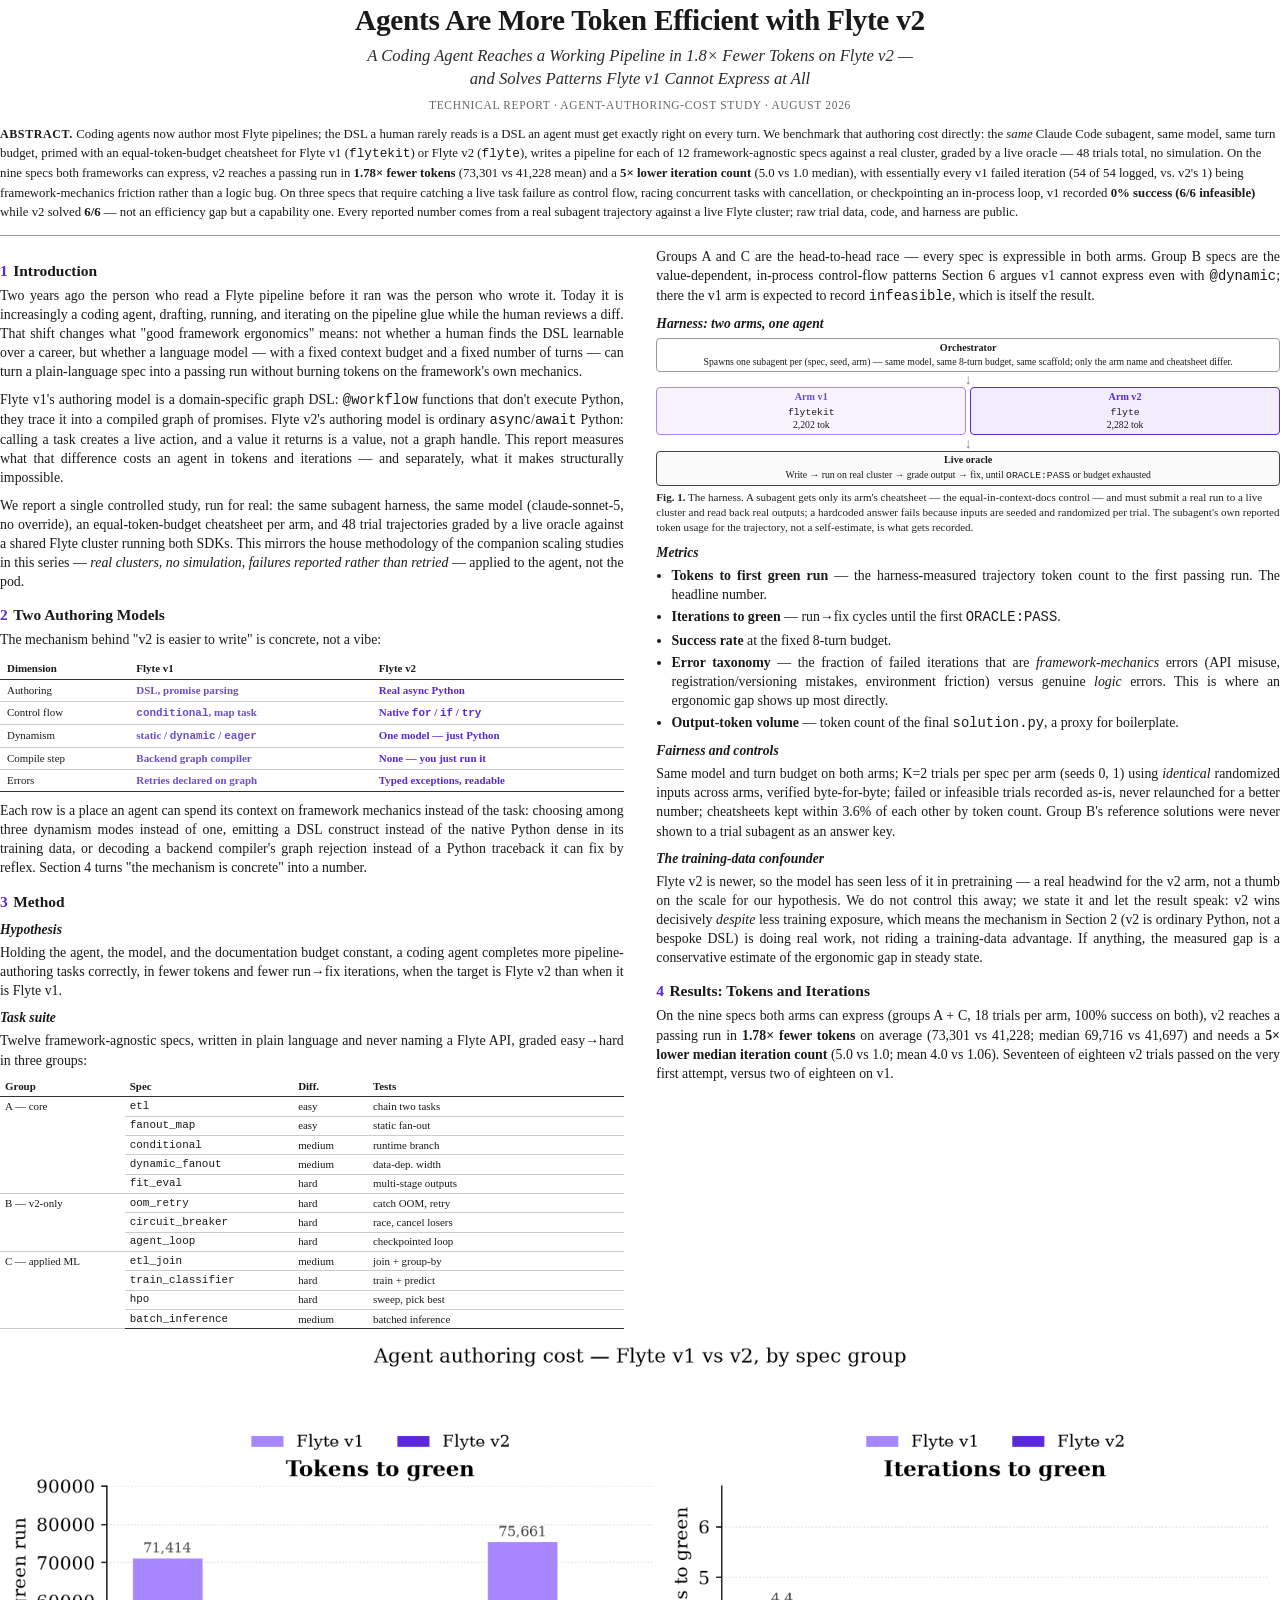
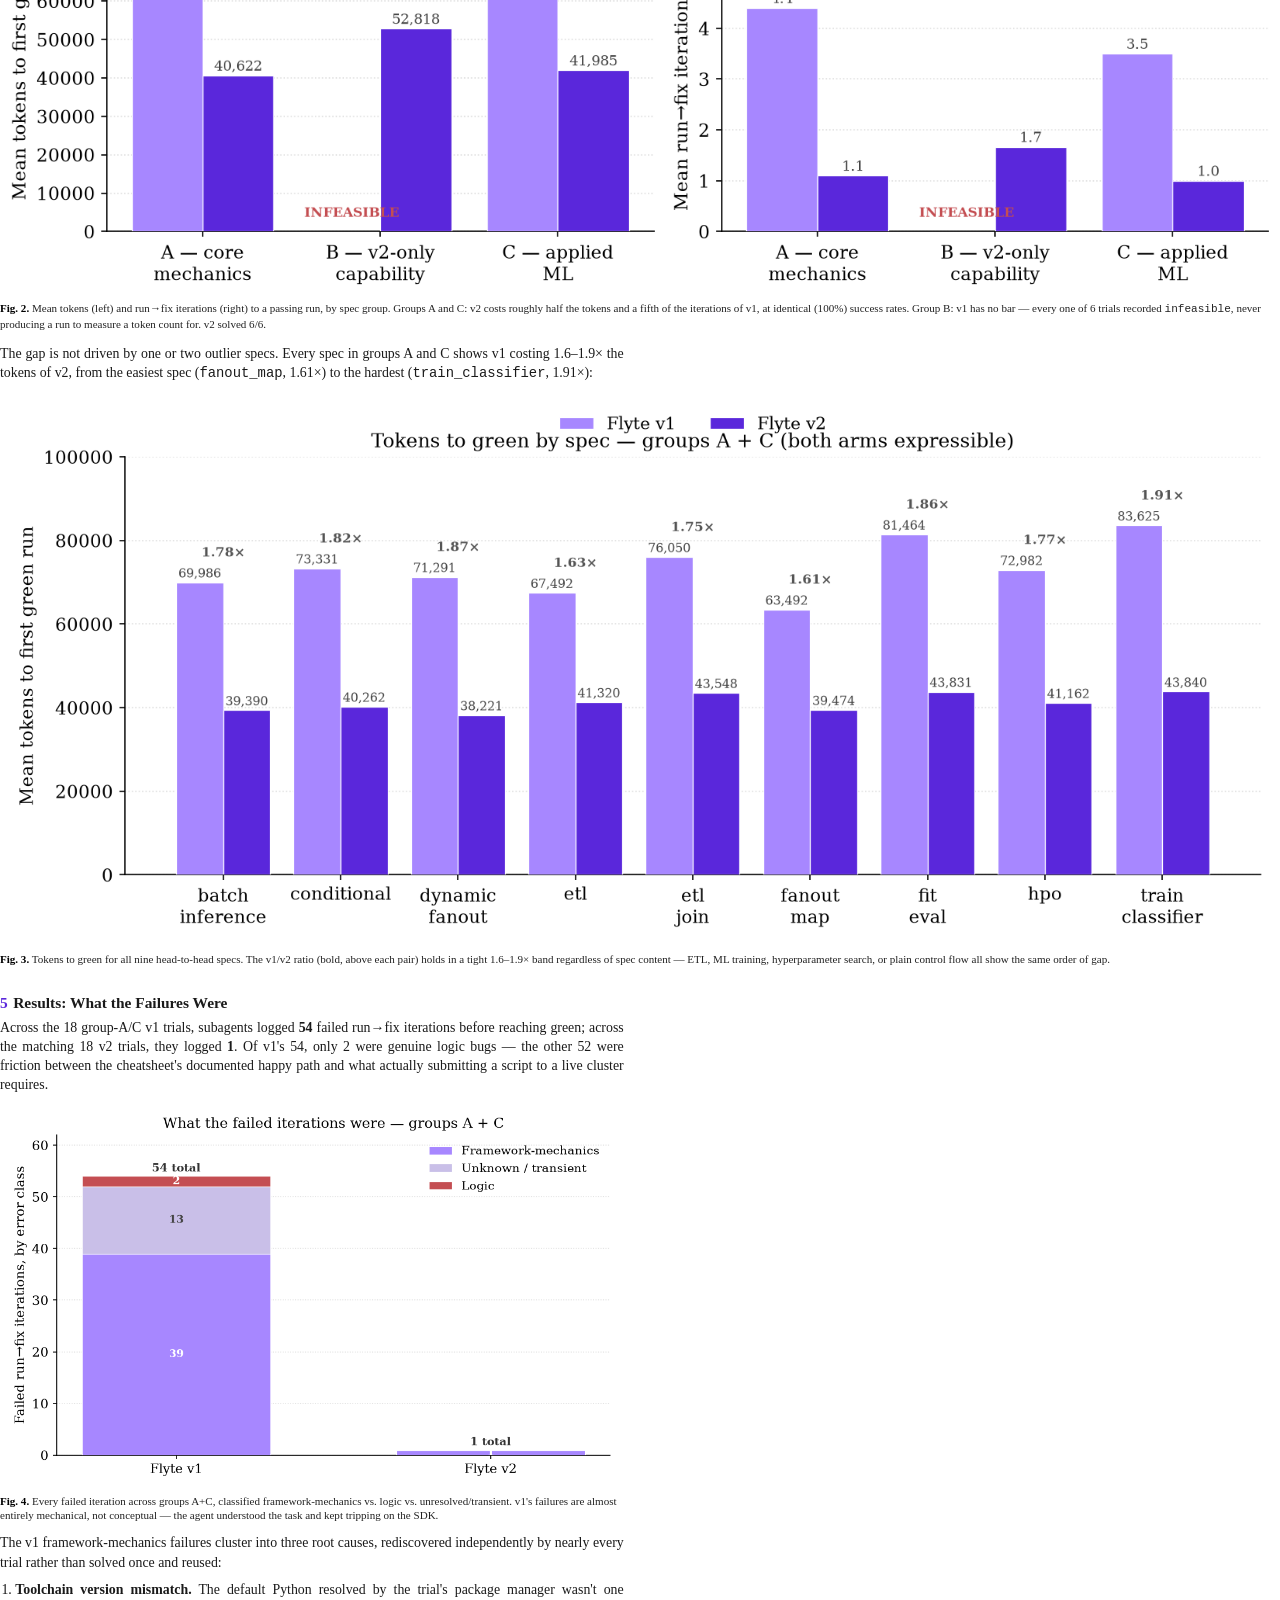
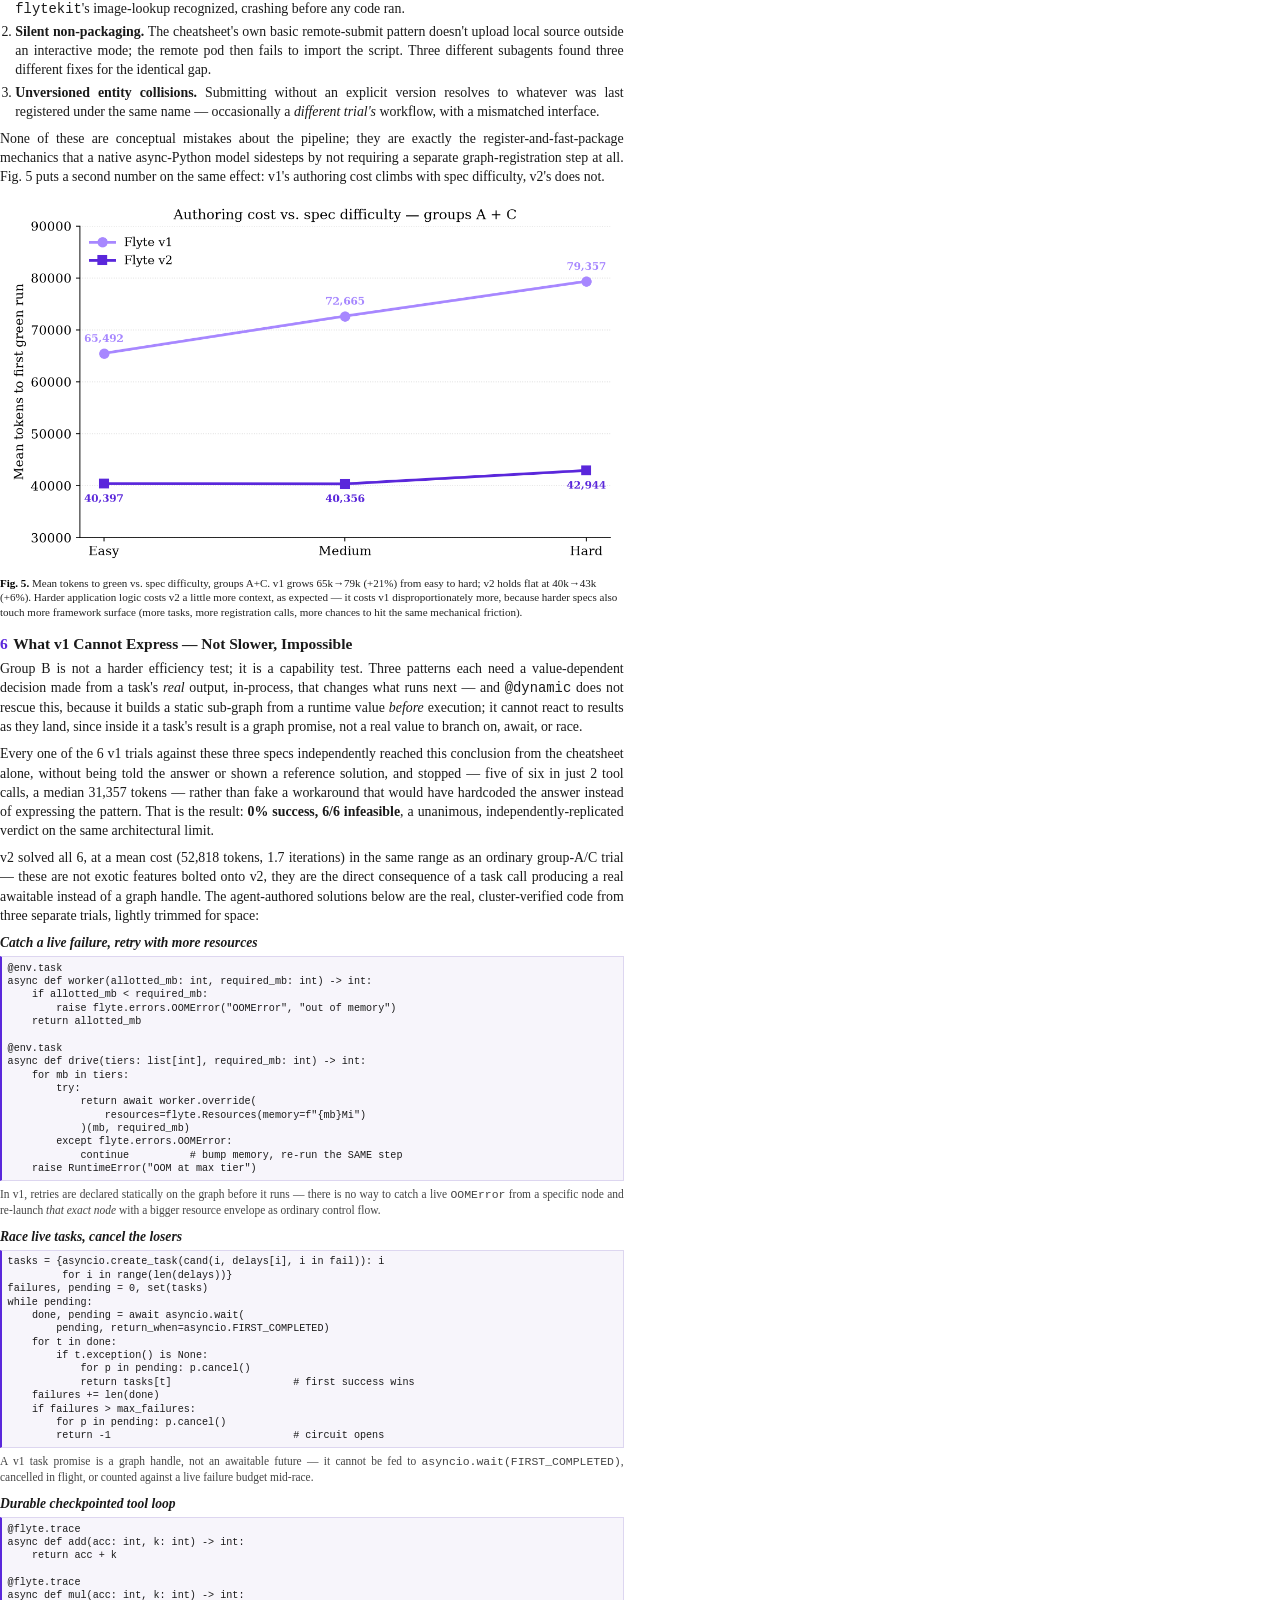
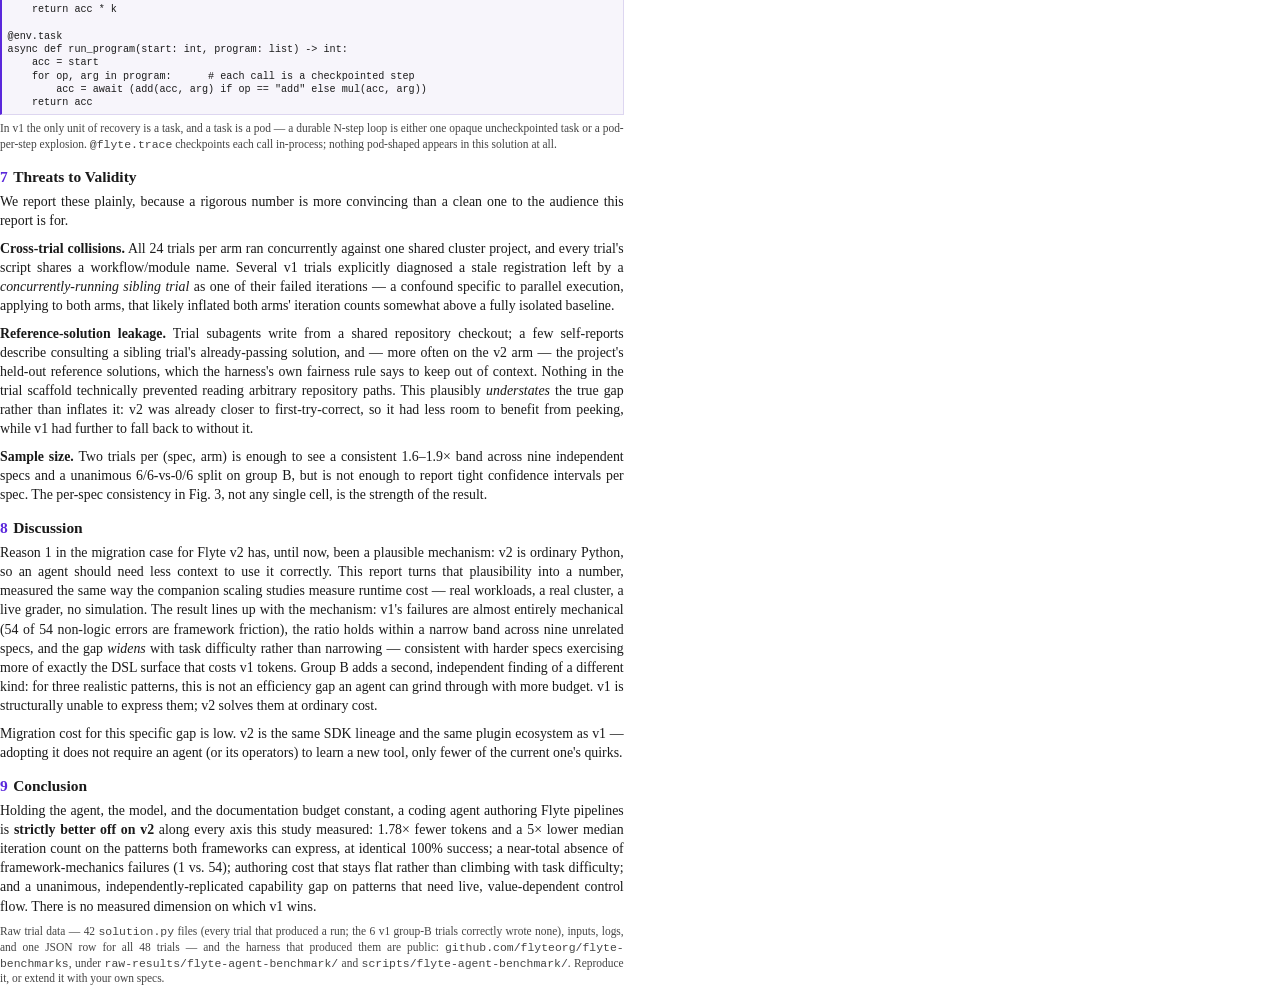
<file: pdfs/src/flyte_agent_benchmark_paper.html>
<!DOCTYPE html>
<html lang="en">
<head>
<meta charset="utf-8">
<title>Agents Are More Token Efficient with Flyte v2</title>
<style>
  @page { size: letter; margin: 0.72in 0.68in; }
  * { box-sizing: border-box; }
  html, body { margin: 0; padding: 0; }
  body {
    font-family: Georgia, "Times New Roman", Times, serif;
    font-size: 10.4pt;
    line-height: 1.38;
    color: #1a1a1a;
  }
  p { margin: 0 0 0.6em 0; text-align: justify; hyphens: auto; }

  /* ---------- title block (full width, outside the columns) ---------- */
  .titleblock { text-align: center; margin: 0 0 0.55em 0; }
  h1.title { font-size: 22pt; margin: 0 0 0.12em 0; font-weight: 700; letter-spacing: -0.01em; }
  .subtitle { font-size: 12.5pt; margin: 0 0 0.5em 0; color: #2a2a2a; font-style: italic; }
  .byline { font-size: 8.6pt; letter-spacing: 0.06em; color: #666; text-transform: uppercase; font-variant: small-caps; }

  .abstract-wrap { margin: 0.7em 0 0.9em 0; }
  .abstract-label { font-size: 9pt; font-weight: 700; text-transform: uppercase; letter-spacing: 0.05em; }
  .abstract-body { font-size: 9.6pt; text-align: justify; }

  hr.rule { border: none; border-top: 0.6px solid #999; margin: 0.5em 0 0.8em 0; }

  /* ---------- two-column body ---------- */
  .cols { column-count: 2; column-gap: 0.34in; column-fill: auto; }
  .cols h2 { break-after: avoid; }
  .cols h3 { break-after: avoid; }

  h2 { font-size: 11.6pt; font-weight: 700; margin: 0.85em 0 0.3em 0; }
  h2 .num { color: #5a27db; margin-right: 0.35em; }
  h3 { font-size: 10.2pt; font-weight: 700; font-style: italic; margin: 0.65em 0 0.25em 0; }

  ul, ol { margin: 0.2em 0 0.6em 1.1em; padding: 0; }
  li { margin-bottom: 0.22em; text-align: justify; }

  /* ---------- figures ---------- */
  figure { margin: 0.55em 0 0.75em 0; break-inside: avoid; text-align: center; }
  figure.wide { column-span: all; margin: 0.5em 0 0.9em 0; }
  figure img { max-width: 100%; display: block; margin: 0 auto; }
  figcaption { font-size: 8.3pt; text-align: left; margin-top: 0.3em; line-height: 1.32; color: #222; }
  figcaption b { color: #000; }

  /* ---------- tables ---------- */
  table { width: 100%; border-collapse: collapse; font-size: 8.2pt; margin: 0.4em 0 0.8em 0; break-inside: avoid; }
  table.wide { column-span: all; }
  table.compact th, table.compact td { padding: 2.5px 5px; line-height: 1.22; }
  caption { caption-side: top; font-size: 8.3pt; text-align: left; margin-bottom: 0.3em; font-weight: 700; }
  th, td { padding: 3px 7px; text-align: left; vertical-align: top; border-bottom: 0.6px solid #ccc; }
  thead th { border-bottom: 1.3px solid #333; font-weight: 700; }
  tbody tr:last-child td { border-bottom: 1px solid #333; }
  td.num, th.num { text-align: right; font-variant-numeric: tabular-nums; }
  .v1cell { color: #6b4fc9; font-weight: 700; }
  .v2cell { color: #5a27db; font-weight: 700; }

  /* ---------- code ---------- */
  pre.code {
    font-family: "SF Mono", Menlo, Consolas, monospace;
    font-size: 7.6pt;
    line-height: 1.32;
    background: #f7f5fb;
    border: 0.6px solid #ddd6f0;
    border-left: 2.5px solid #5a27db;
    padding: 0.45em 0.55em;
    margin: 0.35em 0 0.6em 0;
    white-space: pre-wrap;
    word-break: break-word;
    break-inside: avoid;
  }
  .infeasible-code {
    border-left-color: #c44e52;
    background: #fdf4f4;
  }
  code.inline { font-family: "SF Mono", Menlo, Consolas, monospace; font-size: 9pt; background: #f2eefa; padding: 0 2px; border-radius: 2px; }

  /* ---------- callouts ---------- */
  .callout {
    border: 0.8px solid #ddd6f0;
    background: #f8f6fc;
    border-radius: 3px;
    padding: 0.5em 0.65em;
    margin: 0.4em 0 0.7em 0;
    font-size: 9.3pt;
    break-inside: avoid;
  }
  .callout.punch { background: #fff8e6; border-color: #e0c56b; }
  .callout b.head { color: #5a27db; }

  /* ---------- harness diagram (Fig 1 analog) — single-column vertical flow ---------- */
  .harness { margin: 0.3em 0 0.7em 0; break-inside: avoid; }
  .harness-col { display: flex; flex-direction: column; align-items: stretch; }
  .harness-pair { display: flex; gap: 0.28em; }
  .hbox {
    border: 1px solid #999; border-radius: 4px; padding: 0.3em 0.4em;
    font-size: 7.3pt; line-height: 1.28; text-align: center; background: #fff;
  }
  .hbox.pair { flex: 1; }
  .hbox .htitle { font-weight: 700; font-size: 7.6pt; margin-bottom: 0.12em; }
  .hbox.v1 { border-color: #a787ff; background: #f7f4ff; }
  .hbox.v1 .htitle { color: #6b4fc9; }
  .hbox.v2 { border-color: #5a27db; background: #f2edfc; }
  .hbox.v2 .htitle { color: #5a27db; }
  .hbox.oracle { border-color: #444; background: #fafafa; }
  .harness-arrow-v { text-align: center; font-size: 11pt; color: #888; line-height: 1; margin: 0.02em 0; }
  .harness-caption { font-size: 8.3pt; color: #222; margin-top: 0.4em; line-height: 1.32; }

  .small { font-size: 8.6pt; color: #444; }
  .mono { font-family: "SF Mono", Menlo, Consolas, monospace; }

  a { color: #5a27db; text-decoration: none; }
</style>
</head>
<body>

<div class="titleblock">
  <h1 class="title">Agents Are More Token Efficient with Flyte v2</h1>
  <div class="subtitle">A Coding Agent Reaches a Working Pipeline in 1.8&times; Fewer Tokens on Flyte v2 &mdash;<br>and Solves Patterns Flyte v1 Cannot Express at All</div>
  <div class="byline">Technical Report &middot; Agent-Authoring-Cost Study &middot; August 2026</div>
</div>

<div class="abstract-wrap">
  <span class="abstract-label">Abstract.</span>
  <span class="abstract-body">Coding agents now author most Flyte pipelines; the DSL a human rarely reads is a DSL an agent must get exactly right on every turn. We benchmark that authoring cost directly: the <em>same</em> Claude Code subagent, same model, same turn budget, primed with an equal-token-budget cheatsheet for Flyte v1 (<span class="mono">flytekit</span>) or Flyte v2 (<span class="mono">flyte</span>), writes a pipeline for each of 12 framework-agnostic specs against a real cluster, graded by a live oracle &mdash; 48 trials total, no simulation. On the nine specs both frameworks can express, v2 reaches a passing run in <b>1.78&times; fewer tokens</b> (73,301 vs 41,228 mean) and a <b>5&times; lower iteration count</b> (5.0 vs 1.0 median), with essentially every v1 failed iteration (54 of 54 logged, vs. v2's 1) being framework-mechanics friction rather than a logic bug. On three specs that require catching a live task failure as control flow, racing concurrent tasks with cancellation, or checkpointing an in-process loop, v1 recorded <b>0% success (6/6 infeasible)</b> while v2 solved <b>6/6</b> &mdash; not an efficiency gap but a capability one. Every reported number comes from a real subagent trajectory against a live Flyte cluster; raw trial data, code, and harness are public.</span>
</div>
<hr class="rule">

<div class="cols">

<h2><span class="num">1</span>Introduction</h2>
<p>Two years ago the person who read a Flyte pipeline before it ran was the person who wrote it. Today it is increasingly a coding agent, drafting, running, and iterating on the pipeline glue while the human reviews a diff. That shift changes what "good framework ergonomics" means: not whether a human finds the DSL learnable over a career, but whether a language model &mdash; with a fixed context budget and a fixed number of turns &mdash; can turn a plain-language spec into a passing run without burning tokens on the framework's own mechanics.</p>
<p>Flyte v1's authoring model is a domain-specific graph DSL: <span class="mono">@workflow</span> functions that don't execute Python, they trace it into a compiled graph of promises. Flyte v2's authoring model is ordinary <span class="mono">async</span>/<span class="mono">await</span> Python: calling a task creates a live action, and a value it returns is a value, not a graph handle. This report measures what that difference costs an agent in tokens and iterations &mdash; and separately, what it makes structurally impossible.</p>
<p>We report a single controlled study, run for real: the same subagent harness, the same model (claude-sonnet-5, no override), an equal-token-budget cheatsheet per arm, and 48 trial trajectories graded by a live oracle against a shared Flyte cluster running both SDKs. This mirrors the house methodology of the companion scaling studies in this series &mdash; <i>real clusters, no simulation, failures reported rather than retried</i> &mdash; applied to the agent, not the pod.</p>

<h2><span class="num">2</span>Two Authoring Models</h2>
<p>The mechanism behind "v2 is easier to write" is concrete, not a vibe:</p>
<table>
<thead><tr><th>Dimension</th><th>Flyte v1</th><th>Flyte v2</th></tr></thead>
<tbody>
<tr><td>Authoring</td><td class="v1cell">DSL, promise parsing</td><td class="v2cell">Real async Python</td></tr>
<tr><td>Control flow</td><td class="v1cell"><span class="mono">conditional</span>, map task</td><td class="v2cell">Native <span class="mono">for</span> / <span class="mono">if</span> / <span class="mono">try</span></td></tr>
<tr><td>Dynamism</td><td class="v1cell">static / <span class="mono">dynamic</span> / <span class="mono">eager</span></td><td class="v2cell">One model &mdash; just Python</td></tr>
<tr><td>Compile step</td><td class="v1cell">Backend graph compiler</td><td class="v2cell">None &mdash; you just run it</td></tr>
<tr><td>Errors</td><td class="v1cell">Retries declared on graph</td><td class="v2cell">Typed exceptions, readable</td></tr>
</tbody>
</table>
<p>Each row is a place an agent can spend its context on framework mechanics instead of the task: choosing among three dynamism modes instead of one, emitting a DSL construct instead of the native Python dense in its training data, or decoding a backend compiler's graph rejection instead of a Python traceback it can fix by reflex. Section&nbsp;4 turns "the mechanism is concrete" into a number.</p>

<h2><span class="num">3</span>Method</h2>
<h3>Hypothesis</h3>
<p>Holding the agent, the model, and the documentation budget constant, a coding agent completes more pipeline-authoring tasks correctly, in fewer tokens and fewer run&rarr;fix iterations, when the target is Flyte v2 than when it is Flyte v1.</p>

<h3>Task suite</h3>
<p>Twelve framework-agnostic specs, written in plain language and never naming a Flyte API, graded easy&rarr;hard in three groups:</p>
<table class="compact">
<colgroup><col style="width:20%"><col style="width:27%"><col style="width:12%"><col style="width:41%"></colgroup>
<thead><tr><th>Group</th><th>Spec</th><th>Diff.</th><th>Tests</th></tr></thead>
<tbody>
<tr><td rowspan="5">A &mdash; core</td><td class="mono">etl</td><td>easy</td><td>chain two tasks</td></tr>
<tr><td class="mono">fanout_map</td><td>easy</td><td>static fan-out</td></tr>
<tr><td class="mono">conditional</td><td>medium</td><td>runtime branch</td></tr>
<tr><td class="mono">dynamic_fanout</td><td>medium</td><td>data-dep. width</td></tr>
<tr><td class="mono">fit_eval</td><td>hard</td><td>multi-stage outputs</td></tr>
<tr><td rowspan="3">B &mdash; v2-only</td><td class="mono">oom_retry</td><td>hard</td><td>catch OOM, retry</td></tr>
<tr><td class="mono">circuit_breaker</td><td>hard</td><td>race, cancel losers</td></tr>
<tr><td class="mono">agent_loop</td><td>hard</td><td>checkpointed loop</td></tr>
<tr><td rowspan="4">C &mdash; applied ML</td><td class="mono">etl_join</td><td>medium</td><td>join + group-by</td></tr>
<tr><td class="mono">train_classifier</td><td>hard</td><td>train + predict</td></tr>
<tr><td class="mono">hpo</td><td>hard</td><td>sweep, pick best</td></tr>
<tr><td class="mono">batch_inference</td><td>medium</td><td>batched inference</td></tr>
</tbody>
</table>
<p>Groups A and C are the head-to-head race &mdash; every spec is expressible in both arms. Group B specs are the value-dependent, in-process control-flow patterns Section&nbsp;6 argues v1 cannot express even with <span class="mono">@dynamic</span>; there the v1 arm is expected to record <span class="mono">infeasible</span>, which is itself the result.</p>

<h3>Harness: two arms, one agent</h3>
<div class="harness">
<div class="harness-col">
  <div class="hbox">
    <div class="htitle">Orchestrator</div>
    Spawns one subagent per (spec, seed, arm) &mdash; same model, same 8-turn budget, same scaffold; only the arm name and cheatsheet differ.
  </div>
  <div class="harness-arrow-v">&darr;</div>
  <div class="harness-pair">
    <div class="hbox v1 pair">
      <div class="htitle">Arm v1</div>
      <span class="mono">flytekit</span><br>2,202 tok
    </div>
    <div class="hbox v2 pair">
      <div class="htitle">Arm v2</div>
      <span class="mono">flyte</span><br>2,282 tok
    </div>
  </div>
  <div class="harness-arrow-v">&darr;</div>
  <div class="hbox oracle">
    <div class="htitle">Live oracle</div>
    Write &rarr; run on real cluster &rarr; grade output &rarr; fix, until <span class="mono">ORACLE:PASS</span> or budget exhausted
  </div>
</div>
<div class="harness-caption"><b>Fig. 1.</b> The harness. A subagent gets only its arm's cheatsheet &mdash; the equal-in-context-docs control &mdash; and must submit a real run to a live cluster and read back real outputs; a hardcoded answer fails because inputs are seeded and randomized per trial. The subagent's own reported token usage for the trajectory, not a self-estimate, is what gets recorded.</div>
</div>

<h3>Metrics</h3>
<ul>
<li><b>Tokens to first green run</b> &mdash; the harness-measured trajectory token count to the first passing run. The headline number.</li>
<li><b>Iterations to green</b> &mdash; run&rarr;fix cycles until the first <span class="mono">ORACLE:PASS</span>.</li>
<li><b>Success rate</b> at the fixed 8-turn budget.</li>
<li><b>Error taxonomy</b> &mdash; the fraction of failed iterations that are <i>framework-mechanics</i> errors (API misuse, registration/versioning mistakes, environment friction) versus genuine <i>logic</i> errors. This is where an ergonomic gap shows up most directly.</li>
<li><b>Output-token volume</b> &mdash; token count of the final <span class="mono">solution.py</span>, a proxy for boilerplate.</li>
</ul>

<h3>Fairness and controls</h3>
<p>Same model and turn budget on both arms; K=2 trials per spec per arm (seeds 0, 1) using <i>identical</i> randomized inputs across arms, verified byte-for-byte; failed or infeasible trials recorded as-is, never relaunched for a better number; cheatsheets kept within 3.6% of each other by token count. Group B's reference solutions were never shown to a trial subagent as an answer key.</p>

<h3>The training-data confounder</h3>
<p>Flyte v2 is newer, so the model has seen less of it in pretraining &mdash; a real headwind for the v2 arm, not a thumb on the scale for our hypothesis. We do not control this away; we state it and let the result speak: v2 wins decisively <i>despite</i> less training exposure, which means the mechanism in Section&nbsp;2 (v2 is ordinary Python, not a bespoke DSL) is doing real work, not riding a training-data advantage. If anything, the measured gap is a conservative estimate of the ergonomic gap in steady state.</p>

<h2><span class="num">4</span>Results: Tokens and Iterations</h2>
<p>On the nine specs both arms can express (groups A + C, 18 trials per arm, 100% success on both), v2 reaches a passing run in <b>1.78&times; fewer tokens</b> on average (73,301 vs 41,228; median 69,716 vs 41,697) and needs a <b>5&times; lower median iteration count</b> (5.0 vs 1.0; mean 4.0 vs 1.06). Seventeen of eighteen v2 trials passed on the very first attempt, versus two of eighteen on v1.</p>

<figure class="wide">
<img src="../../charts/agent_headline.png" alt="Tokens and iterations to green, by group">
<figcaption><b>Fig. 2.</b> Mean tokens (left) and run&rarr;fix iterations (right) to a passing run, by spec group. Groups A and C: v2 costs roughly half the tokens and a fifth of the iterations of v1, at identical (100%) success rates. Group B: v1 has no bar &mdash; every one of 6 trials recorded <span class="mono">infeasible</span>, never producing a run to measure a token count for. v2 solved 6/6.</figcaption>
</figure>

<p>The gap is not driven by one or two outlier specs. Every spec in groups A and C shows v1 costing 1.6&ndash;1.9&times; the tokens of v2, from the easiest spec (<span class="mono">fanout_map</span>, 1.61&times;) to the hardest (<span class="mono">train_classifier</span>, 1.91&times;):</p>

<figure class="wide">
<img src="../../charts/agent_per_spec.png" alt="Tokens to green per spec">
<figcaption><b>Fig. 3.</b> Tokens to green for all nine head-to-head specs. The v1/v2 ratio (bold, above each pair) holds in a tight 1.6&ndash;1.9&times; band regardless of spec content &mdash; ETL, ML training, hyperparameter search, or plain control flow all show the same order of gap.</figcaption>
</figure>

<h2><span class="num">5</span>Results: What the Failures Were</h2>
<p>Across the 18 group-A/C v1 trials, subagents logged <b>54</b> failed run&rarr;fix iterations before reaching green; across the matching 18 v2 trials, they logged <b>1</b>. Of v1's 54, only 2 were genuine logic bugs &mdash; the other 52 were friction between the cheatsheet's documented happy path and what actually submitting a script to a live cluster requires.</p>

<figure>
<img src="../../charts/agent_errors.png" alt="Error taxonomy, v1 vs v2">
<figcaption><b>Fig. 4.</b> Every failed iteration across groups A+C, classified framework-mechanics vs. logic vs. unresolved/transient. v1's failures are almost entirely mechanical, not conceptual &mdash; the agent understood the task and kept tripping on the SDK.</figcaption>
</figure>

<p>The v1 framework-mechanics failures cluster into three root causes, rediscovered independently by nearly every trial rather than solved once and reused:</p>
<ol>
<li><b>Toolchain version mismatch.</b> The default Python resolved by the trial's package manager wasn't one <span class="mono">flytekit</span>'s image-lookup recognized, crashing before any code ran.</li>
<li><b>Silent non-packaging.</b> The cheatsheet's own basic remote-submit pattern doesn't upload local source outside an interactive mode; the remote pod then fails to import the script. Three different subagents found three different fixes for the identical gap.</li>
<li><b>Unversioned entity collisions.</b> Submitting without an explicit version resolves to whatever was last registered under the same name &mdash; occasionally a <i>different trial's</i> workflow, with a mismatched interface.</li>
</ol>
<p>None of these are conceptual mistakes about the pipeline; they are exactly the register-and-fast-package mechanics that a native async-Python model sidesteps by not requiring a separate graph-registration step at all. Fig.&nbsp;5 puts a second number on the same effect: v1's authoring cost climbs with spec difficulty, v2's does not.</p>

<figure>
<img src="../../charts/agent_difficulty.png" alt="Tokens to green vs difficulty">
<figcaption><b>Fig. 5.</b> Mean tokens to green vs. spec difficulty, groups A+C. v1 grows 65k&rarr;79k (+21%) from easy to hard; v2 holds flat at 40k&rarr;43k (+6%). Harder application logic costs v2 a little more context, as expected &mdash; it costs v1 disproportionately more, because harder specs also touch more framework surface (more tasks, more registration calls, more chances to hit the same mechanical friction).</figcaption>
</figure>

<h2><span class="num">6</span>What v1 Cannot Express &mdash; Not Slower, Impossible</h2>
<p>Group B is not a harder efficiency test; it is a capability test. Three patterns each need a value-dependent decision made from a task's <i>real</i> output, in-process, that changes what runs next &mdash; and <span class="mono">@dynamic</span> does not rescue this, because it builds a static sub-graph from a runtime value <i>before</i> execution; it cannot react to results as they land, since inside it a task's result is a graph promise, not a real value to branch on, await, or race.</p>
<p>Every one of the 6 v1 trials against these three specs independently reached this conclusion from the cheatsheet alone, without being told the answer or shown a reference solution, and stopped &mdash; five of six in just 2 tool calls, a median 31,357 tokens &mdash; rather than fake a workaround that would have hardcoded the answer instead of expressing the pattern. That is the result: <b>0% success, 6/6 infeasible</b>, a unanimous, independently-replicated verdict on the same architectural limit.</p>
<p>v2 solved all 6, at a mean cost (52,818 tokens, 1.7 iterations) in the same range as an ordinary group-A/C trial &mdash; these are not exotic features bolted onto v2, they are the direct consequence of a task call producing a real awaitable instead of a graph handle. The agent-authored solutions below are the real, cluster-verified code from three separate trials, lightly trimmed for space:</p>

<h3>Catch a live failure, retry with more resources</h3>
<pre class="code">@env.task
async def worker(allotted_mb: int, required_mb: int) -> int:
    if allotted_mb &lt; required_mb:
        raise flyte.errors.OOMError("OOMError", "out of memory")
    return allotted_mb

@env.task
async def drive(tiers: list[int], required_mb: int) -> int:
    for mb in tiers:
        try:
            return await worker.override(
                resources=flyte.Resources(memory=f"{mb}Mi")
            )(mb, required_mb)
        except flyte.errors.OOMError:
            continue          # bump memory, re-run the SAME step
    raise RuntimeError("OOM at max tier")</pre>
<p class="small">In v1, retries are declared statically on the graph before it runs &mdash; there is no way to catch a live <span class="mono">OOMError</span> from a specific node and re-launch <i>that exact node</i> with a bigger resource envelope as ordinary control flow.</p>

<h3>Race live tasks, cancel the losers</h3>
<pre class="code">tasks = {asyncio.create_task(cand(i, delays[i], i in fail)): i
         for i in range(len(delays))}
failures, pending = 0, set(tasks)
while pending:
    done, pending = await asyncio.wait(
        pending, return_when=asyncio.FIRST_COMPLETED)
    for t in done:
        if t.exception() is None:
            for p in pending: p.cancel()
            return tasks[t]                    # first success wins
    failures += len(done)
    if failures &gt; max_failures:
        for p in pending: p.cancel()
        return -1                              # circuit opens</pre>
<p class="small">A v1 task promise is a graph handle, not an awaitable future &mdash; it cannot be fed to <span class="mono">asyncio.wait(FIRST_COMPLETED)</span>, cancelled in flight, or counted against a live failure budget mid-race.</p>

<h3>Durable checkpointed tool loop</h3>
<pre class="code">@flyte.trace
async def add(acc: int, k: int) -> int:
    return acc + k

@flyte.trace
async def mul(acc: int, k: int) -> int:
    return acc * k

@env.task
async def run_program(start: int, program: list) -> int:
    acc = start
    for op, arg in program:      # each call is a checkpointed step
        acc = await (add(acc, arg) if op == "add" else mul(acc, arg))
    return acc</pre>
<p class="small">In v1 the only unit of recovery is a task, and a task is a pod &mdash; a durable N-step loop is either one opaque uncheckpointed task or a pod-per-step explosion. <span class="mono">@flyte.trace</span> checkpoints each call in-process; nothing pod-shaped appears in this solution at all.</p>

<h2><span class="num">7</span>Threats to Validity</h2>
<p>We report these plainly, because a rigorous number is more convincing than a clean one to the audience this report is for.</p>
<p><b>Cross-trial collisions.</b> All 24 trials per arm ran concurrently against one shared cluster project, and every trial's script shares a workflow/module name. Several v1 trials explicitly diagnosed a stale registration left by a <i>concurrently-running sibling trial</i> as one of their failed iterations &mdash; a confound specific to parallel execution, applying to both arms, that likely inflated both arms' iteration counts somewhat above a fully isolated baseline.</p>
<p><b>Reference-solution leakage.</b> Trial subagents write from a shared repository checkout; a few self-reports describe consulting a sibling trial's already-passing solution, and &mdash; more often on the v2 arm &mdash; the project's held-out reference solutions, which the harness's own fairness rule says to keep out of context. Nothing in the trial scaffold technically prevented reading arbitrary repository paths. This plausibly <i>understates</i> the true gap rather than inflates it: v2 was already closer to first-try-correct, so it had less room to benefit from peeking, while v1 had further to fall back to without it.</p>
<p><b>Sample size.</b> Two trials per (spec, arm) is enough to see a consistent 1.6&ndash;1.9&times; band across nine independent specs and a unanimous 6/6-vs-0/6 split on group B, but is not enough to report tight confidence intervals per spec. The per-spec consistency in Fig.&nbsp;3, not any single cell, is the strength of the result.</p>

<h2><span class="num">8</span>Discussion</h2>
<p>Reason 1 in the migration case for Flyte v2 has, until now, been a plausible mechanism: v2 is ordinary Python, so an agent should need less context to use it correctly. This report turns that plausibility into a number, measured the same way the companion scaling studies measure runtime cost &mdash; real workloads, a real cluster, a live grader, no simulation. The result lines up with the mechanism: v1's failures are almost entirely mechanical (54 of 54 non-logic errors are framework friction), the ratio holds within a narrow band across nine unrelated specs, and the gap <i>widens</i> with task difficulty rather than narrowing &mdash; consistent with harder specs exercising more of exactly the DSL surface that costs v1 tokens. Group B adds a second, independent finding of a different kind: for three realistic patterns, this is not an efficiency gap an agent can grind through with more budget. v1 is structurally unable to express them; v2 solves them at ordinary cost.</p>
<p>Migration cost for this specific gap is low. v2 is the same SDK lineage and the same plugin ecosystem as v1 &mdash; adopting it does not require an agent (or its operators) to learn a new tool, only fewer of the current one's quirks.</p>

<h2><span class="num">9</span>Conclusion</h2>
<p>Holding the agent, the model, and the documentation budget constant, a coding agent authoring Flyte pipelines is <b>strictly better off on v2</b> along every axis this study measured: 1.78&times; fewer tokens and a 5&times; lower median iteration count on the patterns both frameworks can express, at identical 100% success; a near-total absence of framework-mechanics failures (1 vs. 54); authoring cost that stays flat rather than climbing with task difficulty; and a unanimous, independently-replicated capability gap on patterns that need live, value-dependent control flow. There is no measured dimension on which v1 wins.</p>
<p class="small">Raw trial data &mdash; 42 <span class="mono">solution.py</span> files (every trial that produced a run; the 6 v1 group-B trials correctly wrote none), inputs, logs, and one JSON row for all 48 trials &mdash; and the harness that produced them are public: <span class="mono">github.com/flyteorg/flyte-benchmarks</span>, under <span class="mono">raw-results/flyte-agent-benchmark/</span> and <span class="mono">scripts/flyte-agent-benchmark/</span>. Reproduce it, or extend it with your own specs.</p>

</div><!-- /.cols -->

</body>
</html>
</file>
